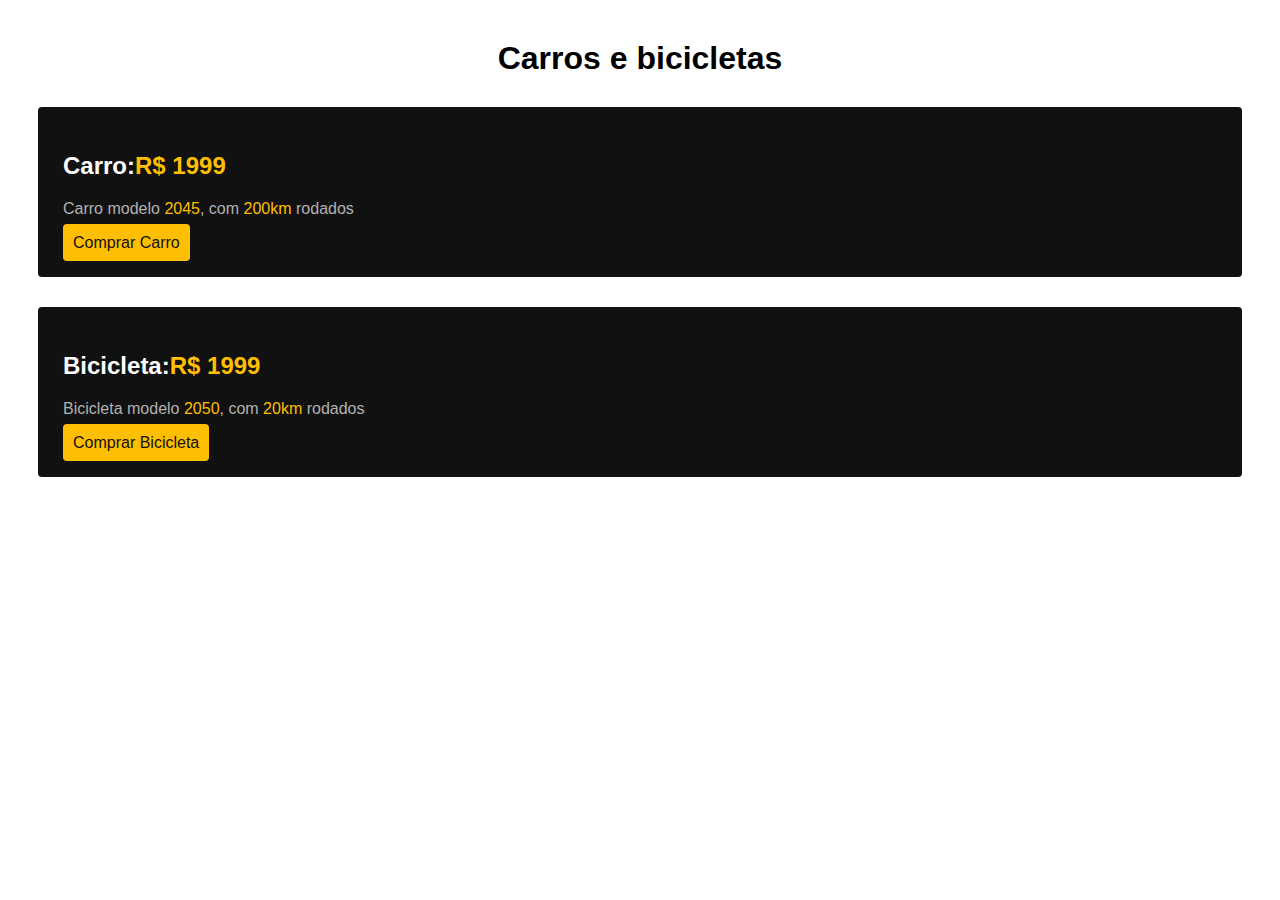
<file: ex002/index.html>
<!DOCTYPE html>
<html lang="pt-br">
<head>
    <meta charset="UTF-8">
    <meta http-equiv="X-UA-Compatible" content="IE=edge">
    <meta name="viewport" content="width=device-width, initial-scale=1.0">
    <title>Document</title>
    <link rel="stylesheet" href="estilo/style.css">
</head>
<body>
    <h1>Carros e bicicletas</h1>
    <div class="fundos">
        <h2>Carro:<span>R$ 1999</span></h2>
        <p>Carro modelo <span>2045</span>, com <span>200km</span> rodados</p>
        <a href="#" class="botao">Comprar Carro</a>
    </div>
    <div class="fundos">
        <h2>Bicicleta:<span>R$ 1999</span></h2>
        <p>Bicicleta modelo <span>2050</span>, com <span>20km</span> rodados</p>
        <a href="#" class="botao">Comprar Bicicleta</a>
    </div>
</body>
</html>
</file>
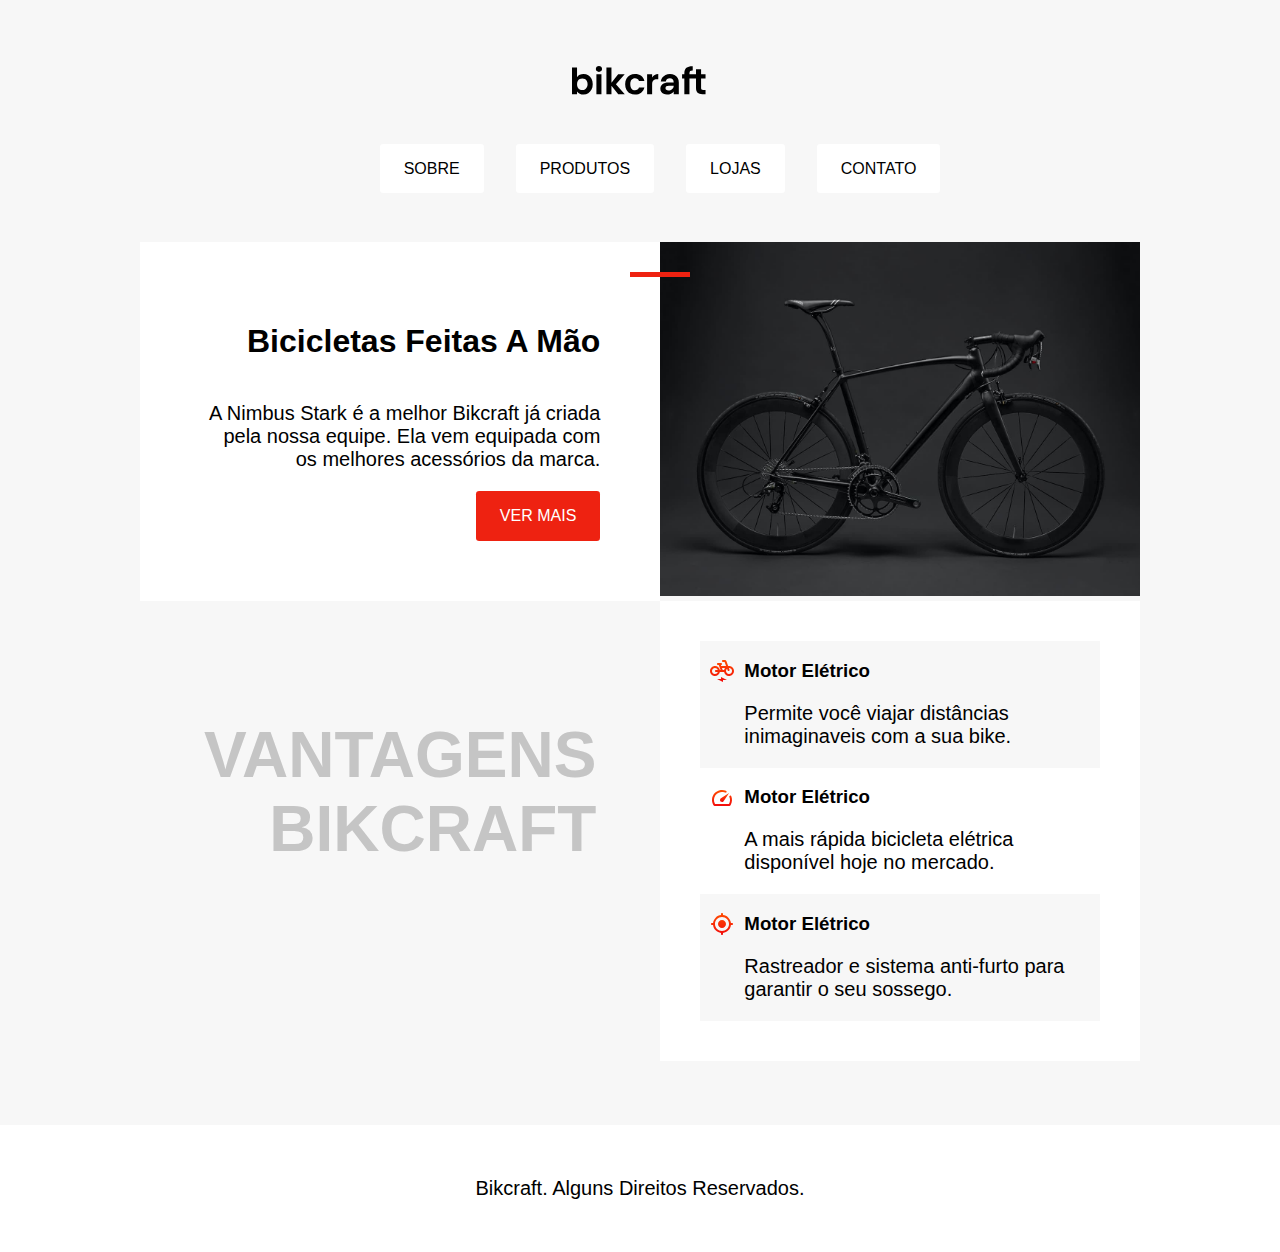
<file: ex03-refatorado/index.html>
<!DOCTYPE html>
<html lang="pt-br">
<head>
    <meta charset="UTF-8">
    <meta http-equiv="X-UA-Compatible" content="IE=edge">
    <meta name="viewport" content="width=device-width, initial-scale=1.0">
    <title>Refatorando ex003</title>
    <link rel="stylesheet" href="estilo/style.css">
</head>
<body>

    <header>
        <img src="imagem/bikcraft.svg" alt="" class="titulo">
        <nav>
            <ul class="menu">
                <li><a href="#">sobre</a></li>
                <li><a href="#">produtos</a></li>
                <li><a href="#">lojas</a></li>
                <li><a href="#">contato</a></li>
            </ul>
        </nav>
    </header>


    <main >
        <div >
            <div class="intro">
                <h1 style="text-transform: capitalize;">bicicletas feitas a mão</h1>
                <p>A Nimbus Stark é a melhor Bikcraft já criada pela nossa equipe. Ela vem equipada com os melhores acessórios da marca.</p>
                <a href="#" class="botao">ver mais</a>
            </div>
        </div>
        <img src="imagem/bicicleta.jpg" alt="" class="imgbike">
        <h2 class="vantagens">vantagens <br> BIKCRAFT</h2>
        <article class="descricoes">
            <div class="vantagem-descri">
                <img src="imagem/eletrica.svg" alt="">
                <div>
                    <h3>Motor Elétrico</h3>
                    <p>Permite você viajar distâncias inimaginaveis com a sua bike.</p>
                </div>
            </div>
            <div class="vantagem-descri">
                <img src="imagem/velocidade.svg" alt="">
                <div>
                    <h3>Motor Elétrico</h3>
                    <p>A mais rápida bicicleta elétrica <br>disponível hoje no mercado.</p>
                </div>
            </div>
            <div class="vantagem-descri">
                <img src="imagem/rastreador.svg" alt="">
                <div>
                    <h3>Motor Elétrico</h3>
                    <p>Rastreador e sistema anti-furto para garantir o seu sossego.</p>
                </div>
            </div>
        </article>
    </main>


    <footer>
        <p>
            Bikcraft. Alguns Direitos Reservados.
        </p>
    </footer>

</body>
</html>
</file>
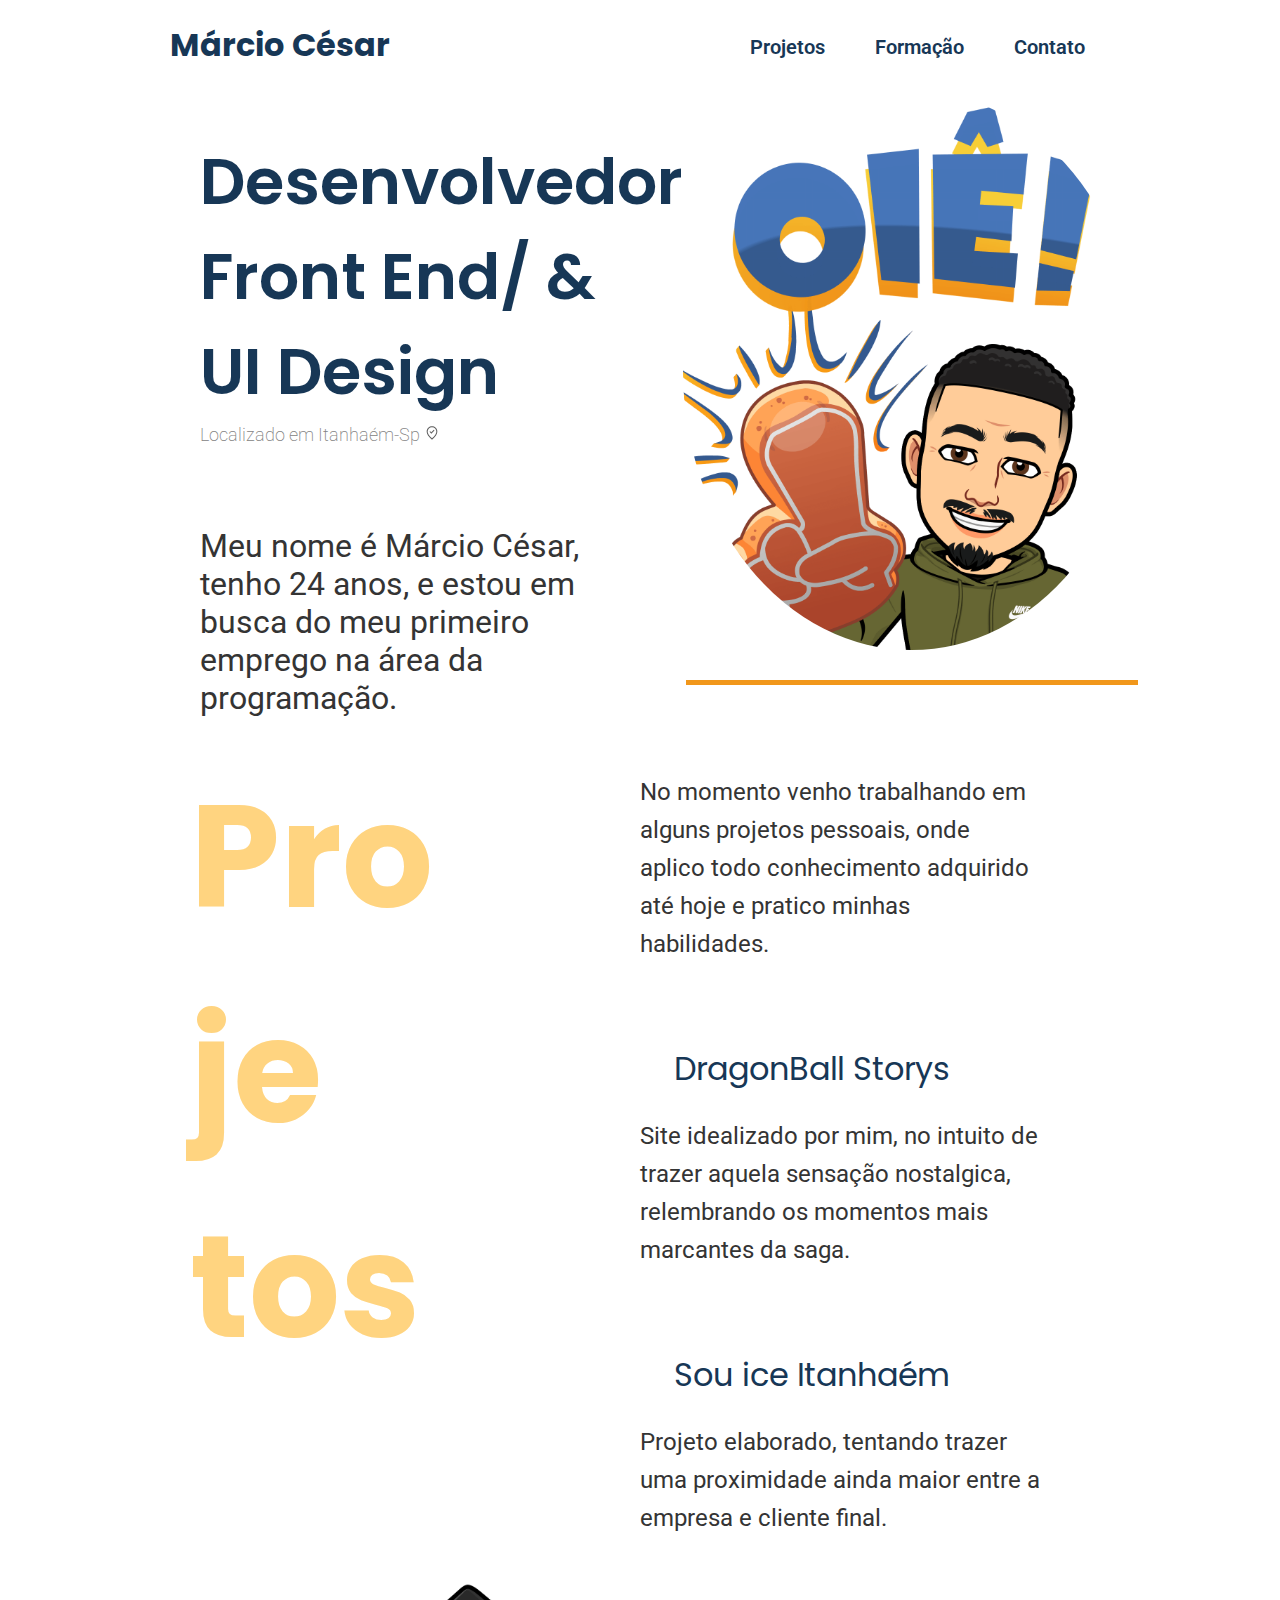
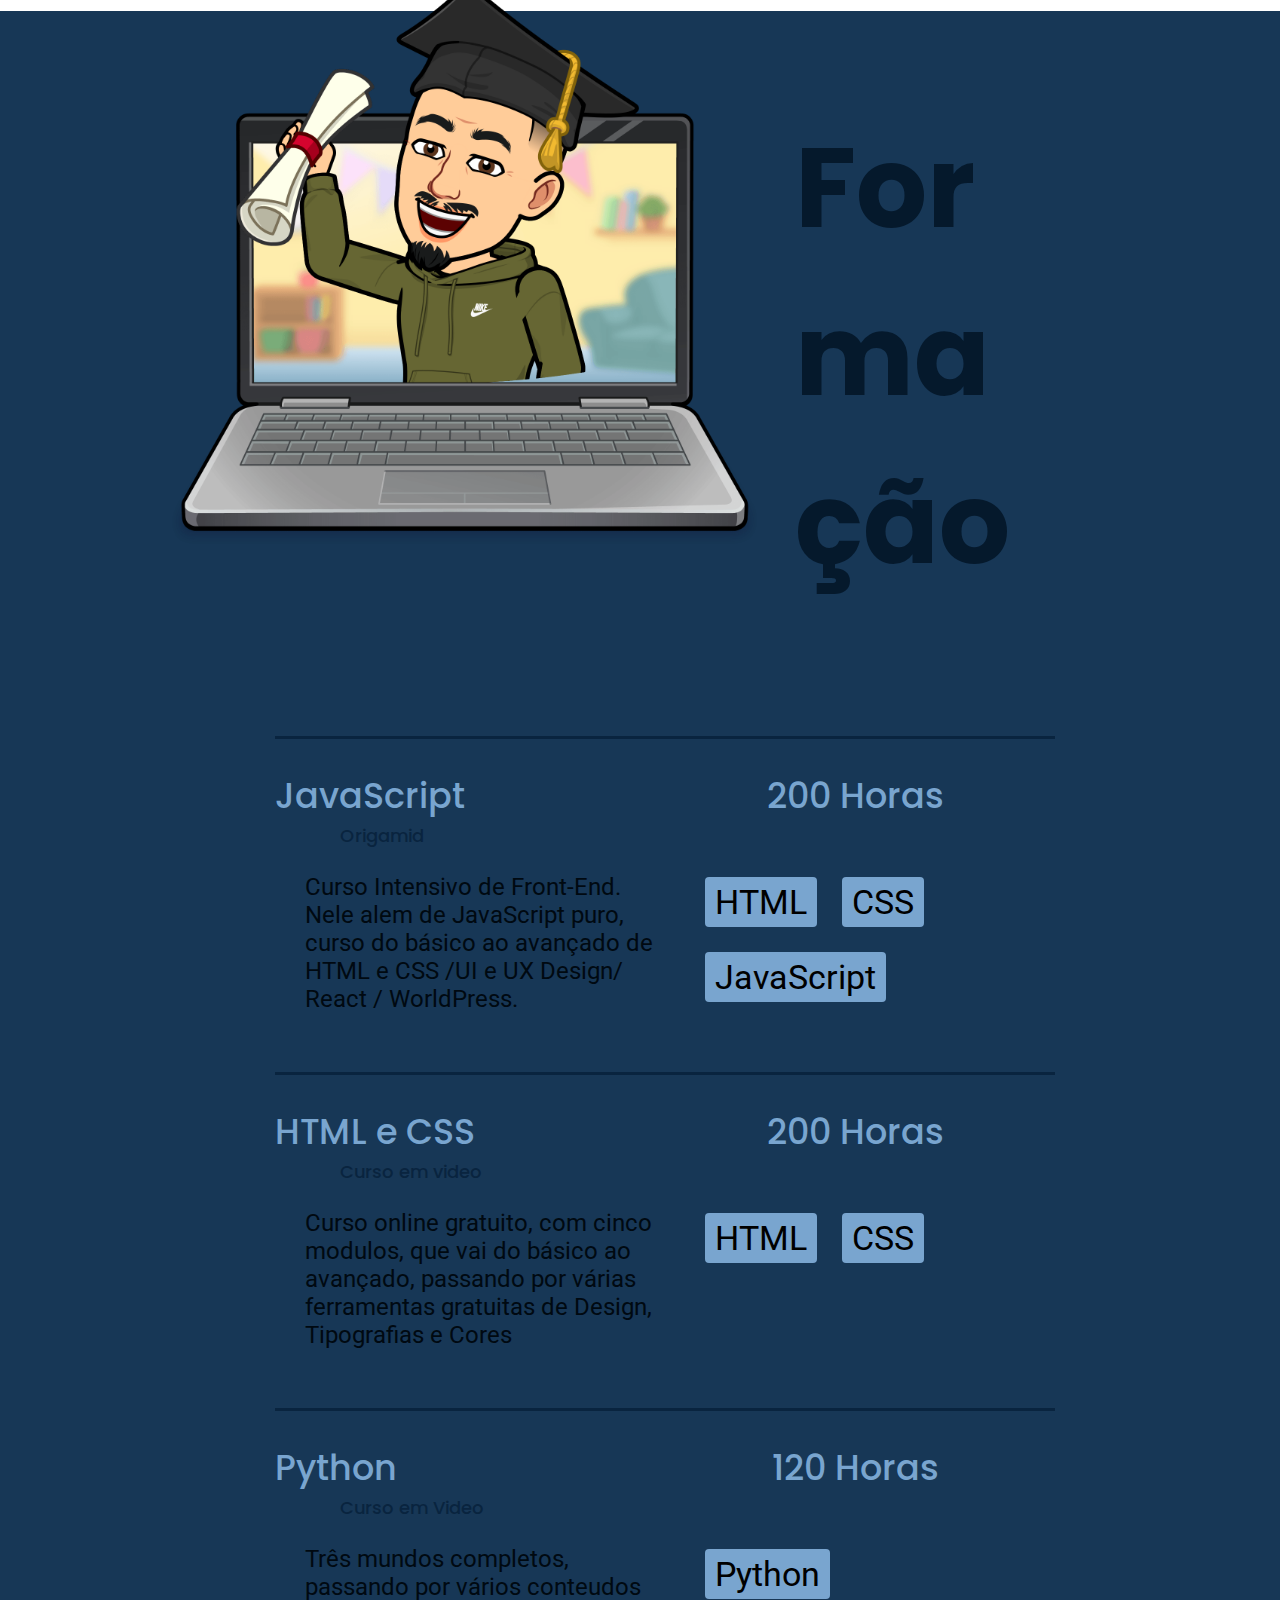
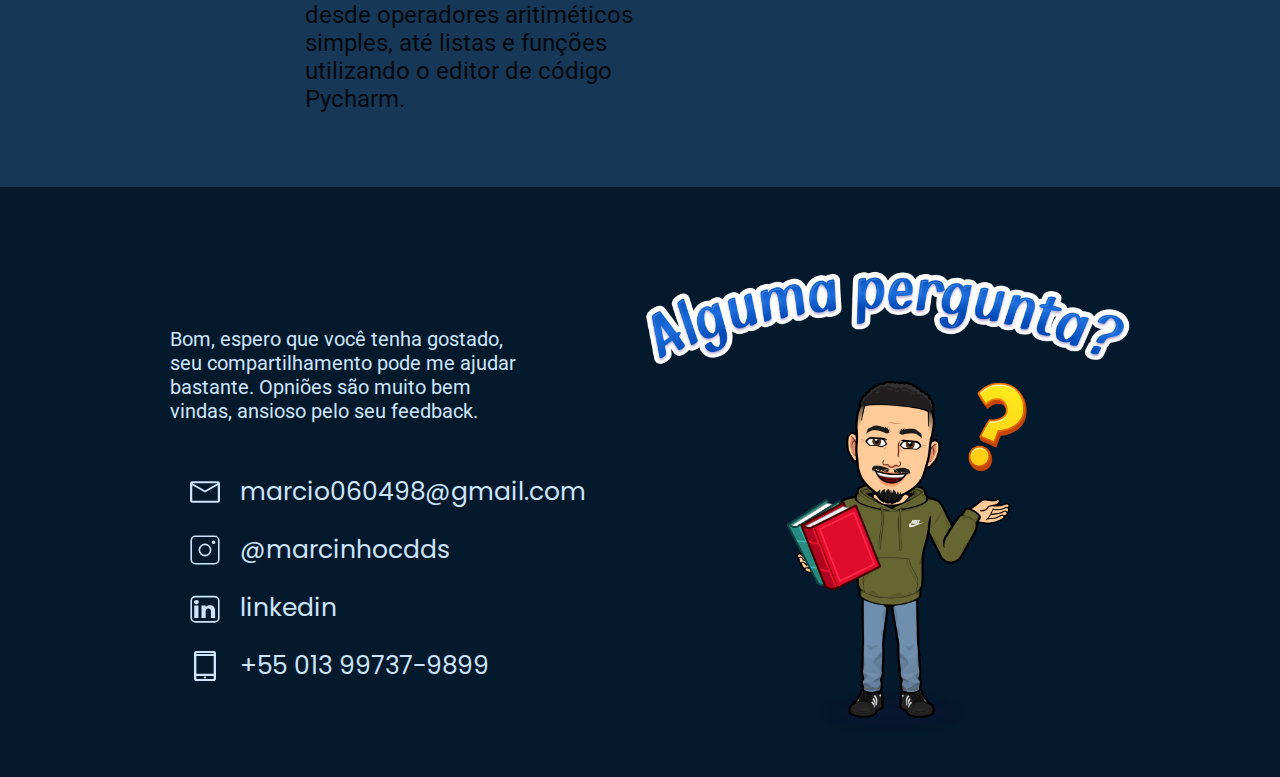
<file: portifolio-origamid/index.html>
<!DOCTYPE html>
<html lang="pt-br">
<head>
    <meta charset="UTF-8">
    <meta http-equiv="X-UA-Compatible" content="IE=edge">
    <meta name="viewport" content="width=device-width, initial-scale=1.0">
    <link rel="stylesheet" href="style.css">
    <title>Portifólio Márcio</title>
</head>
<body>
    
<header>
    <div class="cabecalho">
        <a href="https://www.linkedin.com/in/marcio-cesar-dias-da-silva-3b572522a/" id="logo"><h1>Márcio César</h1></a>
        <nav>
            <ul class="menu">
                <li><a href="#projects">Projetos</a></li>
                <li><a href="#formation">Formação</a></li>
                <li><a href="#contacts">Contato</a></li>
            </ul>
        </nav>
    </div>


    <div class="bio">
        <div class="info-bio">
            <h1>Desenvolvedor
                Front End/ & <br>
                UI Design
            </h1>
            <h2>
                Localizado em Itanhaém-Sp <img src="icones/localizacao.svg" id="location" alt="#">
            </h2>
            <p>
                Meu nome é Márcio César, tenho 24 anos,
                 e estou em busca do meu primeiro emprego 
                 na área da programação.
            </p>
        </div>
        <div>
            <img src="img/foto-perfil.png" alt="foto-perfil">
            <span class="enfeite"></span>
        </div>
    </div>
</header>

<main>
    <div class="projetos" id="projects">
        <h2 id="projeto">Pro<br>
            je<br>
            tos
        </h2>
        <div>
            <p>No momento venho trabalhando
                em alguns projetos pessoais, onde
                aplico todo conhecimento
                adquirido até hoje e pratico minhas
                habilidades.
            </p>
            <a href="https://dragonmarcio.netlify.app" target="_blank">
                <h3>DragonBall Storys</h3>
            </a>
            <p>
                Site idealizado por mim, no intuito de
                trazer aquela sensação nostalgica,
                relembrando os momentos mais
                marcantes da saga.
            </p>
            <a href="#">
                <h3>Sou ice Itanhaém</h3>
            </a>
            <p>
                Projeto elaborado, tentando trazer uma
                proximidade ainda maior entre a
                empresa e cliente final.
            </p>
        </div>
    </div>
    <span>
    </span>
    <aside class="formacao" id="formation">
        <div class="largura" id="alinhando">
            <img src="img/formacao.png" alt="bitmoji-formacao">
            <h2 id="formacao">
                For<br>
                ma<br>
                ção
            </h2>
            <h2 id="formacao-mobile">
                Formação
            </h2>
        </div>
        <div class="largura">
            <div>
                <h3>JavaScript</h3>
                <a href="https://www.origamid.com/" target="_blank">
                    <h4>Origamid</h4>
                </a>
                    <p>Curso Intensivo de Front-End.
                        Nele alem de JavaScript puro,
                        curso do básico ao avançado de
                        HTML e CSS /UI e UX Design/
                        React / WorldPress.
                    </p>
            </div>
            <div>
                <h3 style="text-align: center;">200 Horas</h3>
                <div class="cursos">
                    <span>HTML</span>
                    <span>CSS</span>
                    <span>JavaScript</span>
                </div>
            </div>    
            <div>
                <h3>HTML e CSS</h3>
                <a href="https://www.cursoemvideo.com/" target="_blank">
                    <h4>Curso em video</h4>
                </a>
                <p>Curso online gratuito, com cinco
                    modulos, que vai do básico ao
                    avançado, passando por várias
                    ferramentas gratuitas de Design,
                    Tipografias e Cores</p>
            </div>
            <div>
                <h3 style="text-align: center;">200 Horas</h3>
                <div class="cursos">
                    <span>HTML</span>
                    <span>CSS</span>
                </div>
            </div>          
            <div>
                <h3>Python</h3>
                <a href="https://www.cursoemvideo.com/" target="_blank">
                    <h4>Curso em Video</h4>
                </a>
                <p>Três mundos completos,
                    passando por vários conteudos
                    desde operadores aritiméticos
                    simples, até listas e funções
                    utilizando o editor de código
                    Pycharm.</p>
            </div>
            <div>
                <h3 style="text-align: center;">120 Horas</h3>
                <div class="cursos">
                    <span>Python</span>
                </div>
            </div>
        </div>
    </aside>
</main>

<footer>
    <div class="detalhes" id="contacts">
        <div>
            <p>Bom, espero que você tenha gostado, seu compartilhamento 
                pode me ajudar bastante. Opniões são muito bem vindas, 
                ansioso pelo seu feedback.
            </p>
            <img src="img/contatos.png" alt="" id="foto-footer">
            <div class="contatos">
                
                <img src="icones/email.svg" alt="" id="email">
                <a href="#">marcio060498@gmail.com</a>
                
                <img src="icones/instagram 1.svg" alt="">
                <a href="https://www.instagram.com/marcinhocdds/" target="_blank">@marcinhocdds</a>

                <img src="icones/linkedin 1.svg" alt="">
                <a href="https://www.linkedin.com/in/marcio-cesar-dias-da-silva-3b572522a/" target="_blank">linkedin</a>

                <img src="icones/celular.svg" id="celular" 
                alt="">
                <a href="https://api.whatsapp.com/send?phone=5513997379899&text=Ol%C3%A1!" target="_blank">+55 013 99737-9899</a>
            </div>
        </div>
        <img src="img/contatos.png" alt="" id="foto-alguma">
    </div>

</footer>

</body>
</html>
</file>
<file: ex002/estilo/style.css>
@charset "UTF-8";

body{
    font-family: Arial, Helvetica, sans-serif;
}

  h1{
    text-align: center;
    margin-top: 40px;
}

.fundos{
    background-color: #111111;
    border-radius: 4px;
    padding: 25px;
    margin: 30px;
}

.fundos > h2{
    color: white;
}

.fundos > p{
    color: #B2B2B2;
}

.fundos > h2 > p, span{
    color:#FEBE01;
}

a{
    text-decoration: none;
    color: #111111;
}

.botao{
    background-color: #FEBE01;
    width: max-content;
    padding: 10px;
    border-radius: 4px;
}
</file>
<file: ex03-refatorado/estilo/style.css>
@charset "UTF-8";

body{
    margin: 0px;
    display: grid;
    font-family: arial;
    background-color: #f7f7f7;
}

main{
    display: grid;
    grid-template-columns: 1fr 1fr;
    margin: auto;
    max-width: 1000px;
}

p{
    font-size: 20px;
}

a{
    text-decoration: none;
    background-color: white;
    color: black;
    padding: 1rem 1.5rem;
    border-radius: 0.2rem;
    list-style: none;
    text-transform: uppercase;
}
article{
    padding: 40px;
    margin-top: 0px;
}

footer{
    margin-top: 4rem;
    text-align: center;
    padding: 2rem;
    background-color: white;
}

.titulo{
    margin: auto;
    display: block;
    margin-top: 4rem;
}

.menu{
    display: flex;
    gap: 2rem;
    justify-content: center;
    margin: 4rem 0rem;
    list-style: none;
}

.menu a:hover{
    border: 2px solid red;
}

.intro{
    background-color: white;
    display: grid;
    padding: 60px;
    margin: auto;
    align-content: center;
    justify-items: end;
    text-align: right;
    position: relative;
}


.intro::before{
    content: "";
    position: absolute;
    top: 30px;
    right: -30px;
    width: 60px;
    height: 5px;
    background-color: #EE2211;
    z-index: relative;
}


.imgbike{
    max-width: 100%;
    display: block;

}

.botao{ 
    background-color: #EE2211;
    color: white;
    
}

.botao:hover{
    background-color: #900;
}

.vantagens{
    font-size: 4rem;
    text-align: right;
    text-transform: uppercase;
    color: #C5C5C5;
    padding: 4rem;
}

.descricoes{
    background-color: white;
    display: grid;
    grid-template-columns: 1fr;
    width: 400px;
}

.descricoes img{
    padding: 18px 0px;
}

.vantagem-descri{
    padding-left: 10px;
    display: grid;
    grid-template-columns: auto 1fr;
    gap: 10px;
}

.vantagem-descri:nth-child(odd){
    background-color: #f7f7f7;
}

.vantagem-descri:hover{
    border-left: 3px solid red;
}
</file>
<file: portifolio-origamid/style.css>
@charset    "UTF-8";


/*Fonte dos titulos */
@import url('https://fonts.googleapis.com/css2?family=Poppins:wght@300;400;600;700&display=swap');

/*Fonte body*/
@import url('https://fonts.googleapis.com/css2?family=Roboto&display=swap');

body{
    font-family: 'Roboto', sans-serif;
   margin: 0px;
}

h1, h2, h3, h4{
    font-family: 'Poppins', sans-serif;
}

img{
    display: block;
}

p{
    font-size: 20px;
}

a{
    text-decoration: none;
}

header{
    max-width: 1000px;
    margin: auto;
}

/*Meu nome em forma de logotipo / Cabeçalho */
#logo{
    color: #173756;
    width: 300px;
}

.cabecalho{
    display: grid;
    grid-template-columns: 1fr 1fr;
    margin-left: 30px;
}

.menu{
    display: flex;
    flex-wrap: wrap;
    list-style: none;
    gap: 10px;
    place-content: center;
    margin-top: 35px;
}

.menu a{
    text-decoration: none;
    color: #173756;
    padding: 0px 20px;
    font-weight: 600;
    font-size: 20px;
    display: inline-block;
}

.menu a:hover{
    text-decoration: underline;
    color: #173756;
}





/*Resumo de quem sou eu / Introdução*/

.bio{
    max-width: 100%;
    display: grid;
    grid-template-columns: 1fr 1fr;
    justify-items: center;
}

.info-bio{
    margin-left: 60px;
}

#location{
    display: inline;
    max-width: 16px;
}

.bio img{
    width: 100%;
    height: 85%;
    border-radius: 100%;
    object-fit: cover;
    position: center;
}

.bio h1{
    font-weight: 600;
    font-size: 4rem;
    color: #173756;
    margin-bottom: -10px;
}

.bio h2{
    font-family: 'Roboto', sans-serif;
    color: #838383;
    font-weight: 200;
    font-size: 18px;
}

.bio p{
    font-size: 32px;
    padding-top: 50px;
    max-width: 400px;
    line-height: 38px;
    color: #343434;
}


/*Separador / Enfeite */

.enfeite{
    margin: auto;
    display: block;
    background-color: #F1971B;
    max-width: 450px;
    height: 3px;
    border: 1px solid transparent;
    margin-top: 30px;
}

.projetos{
    max-width: 1000px;
    margin-top: 73px;
    display: grid;
    grid-template-columns: 1fr 1fr;
    margin: 0 auto;
}

/*Titulo "PROJETOS"*/

#projeto{
    margin: 0px 0px 0px 50px;
    font-size: 9em;
    font-weight: bolder;
    color: #FFD480;
}

.projetos p{
    padding-bottom: 50px;
    max-width: 400px;
    line-height: 38px;
    color: #343434;
    font-size: 24px;
}

.projetos h3{
    margin-left: 20px;
    padding-left: 10px;
    font-weight: 400;
    font-size: 32px;
    margin-bottom: 0;
    color: #173756;
    border-left: 4px solid transparent;
}

.projetos h3:hover{
    border-left: 4px solid #F1971B;
}





/*Usei o aside para agrupar todo o gride com as minhas formações e também para conseguir adicionar uma cor ao fundo*/

aside{
    background-color: #173756;
    max-width: 100vw;
    padding-bottom: 50px;
    padding-left: 50px;
}

/*Titulo "Formação" com quebra de linha*/
#formacao{
    color: #05192C;
    font-size: 7em;
    font-weight: bolder;
    padding-left: 30px;
}

/*Esse é o titulo "Formação" sem a quebra de linha*/
#formacao-mobile{
    display: none;
    color: #05192C;
    font-size: 5em;
    font-weight: bolder;
}

.formacao{ 
    display: grid;
}

/*Fiz essa classe largura, para conseguir dar um limite ao tamanho do conteúdo do aside sem descolar o background*/
.largura{
    max-width: 1000px;
    margin: 0 auto;
    display: grid;
    grid-template-columns: 1fr 400px;
}

.largura img{
    max-width: 100%;
    margin-top: -40px;
}

.largura h3{
    font-size: 35px;
    font-weight: 500;
    color: #79A5CF;
    margin-bottom: 0px;
    padding-bottom: 0px;
    padding-top: 30px;
    border-top: 3px solid #09243F;
}

.largura h4{
    font-size: 18px;
    font-weight: 500;
    color: #09243F;
    margin-left:60px;
    padding: 2px 5px;
    border-radius: 4px;
    place-content: center;
    display: inline;
}

.largura h4:hover{
    color: #79A5CF;
    background-color: #09243F;
}

.largura p{
    font-size: 24px;
    max-width: 350px;
    color: #000911;
    margin-left: 30px;
}

.cursos{
    margin-top: 55px;
    margin-left: 50px;
    display: flex;
    flex-wrap: wrap;
    gap: 25px;
}

.cursos span{
    display: grid;
    background-color: #79A5CF;
    padding: 5px 10px;
    font-size: 34px;
    border-radius: 4px;
}
 



/*Rodapé do Site*/
footer{
    background-color: #05192C;
    padding: 40px 0px;
}

footer img{
    width: 100%;
}

.detalhes{
    max-width: 1000px;
    display: grid;
    grid-template-columns: 1fr 1fr;
    margin: auto;
}

.detalhes p{
    margin-top: 100px;
    max-width: 350px;
    color: #CCE5FD;
    margin-left: 30px;
}

.contatos{
    grid-column: 1;
    display: grid;
    grid-template-columns: auto 1fr;
    gap: 20px;
    margin-left: 50px;
    margin-top: 50px;
}

.contatos a:hover{
    text-decoration: underline;
}

.contatos img{
    width: 30px;
    height: 30px;
    margin: auto;
}

.contatos a{
    font-family: 'Poppins', sans-serif;
    text-decoration: none;
    color: #CCE5FD;
    font-size: 25px;
}

/*IMAGEM PARA TELA GRANDE*/
#foto-alguma{
    margin-top: 10px;
    grid-column: 2;
}

/*IMAGEM TELAS PEQUENAS*/
#foto-footer{
    display: none;
    max-width: 450px;
}




/*Para telas menores 1020 pixels*/

@media (max-width: 1020px) and (min-width: 900px){

    .largura{
        max-width: 900px;
        margin: 0 auto;
        display: grid;
        grid-template-columns: 1fr 400px;
    }
    
    .largura img{
        padding-top: 100px;
        margin-top: 50px;
        width: 100%;
    }

/*alinhamento da imagem e do titulo formação dentro do aside*/

    #alinhando{
        padding-left: 40px;
    }
    
    #formacao{
        color: #05192C;
        font-size: 8em;
        font-weight: bolder;
        padding-left: 30px;
    }
}



/*Para telas menores 900 pixels*/

@media (max-width: 900px) and (min-width: 0px){


    .cabecalho{
        grid-template-columns: 180px 1fr;    
    }
    
    .menu{
        gap: 0px;
        justify-content: end;
    }

    .bio p{
        font-size: 24px;
        line-height: 28px;
    }

    .bio h1{
        font-size: 3rem;
    }
    
    .projetos p{
        line-height: 28px;
        font-size: 20px;
    }

    #projeto{
        display: grid;
        place-content: center;
        font-size: 5em;
    }

    .largura{
        grid-template-columns: 1fr 1fr;
    }
    
    .largura img{
        padding-top: 50px;
        margin-top: 50px;
        width: 100%;
    }

    .largura p{
        font-size: 20px;
    }

    .largura h3{
        font-size: 25px;
    }

    .cursos span{
        font-size: 24px;
    }

    #formacao{
        font-size: 5em;
    }

    #alinhando{
        margin-left: 40px;
    }

    .detalhes p{
        margin-left: 50px;
        font-size: 18px;
    }

    .contatos a{
        font-size: 20px;
    }
}




/*Para telas menores 750 pixels*/

@media (max-width: 750px) and (min-width: 0px){

    .bio h1{
        font-size: 2rem;
    }

    .bio h2{
        font-size: 15px;
    }

    .bio p{
        font-size: 22px;
        line-height: 28px;
    }

    .projetos p{
        line-height: 28px;
        font-size: 19px;
    }

    #formacao{
        display: none;
    }

    #formacao-mobile{
        display: inline;
    }

    #alinhando{
        grid-template-columns: 1fr;
        margin: auto;
    }

    .largura img{
        max-width: 450px;
    }

    .detalhes{
        grid-template-columns: 1fr;
        place-items: center;
    }

    .detalhes p{
        margin: auto;
        font-size: 24px;
        text-align: center;
    }

    #foto-alguma{
        display: none;
    }

    #foto-footer{
    display: inline;
    }
        

}




/*Para telas menores 600 pixels*/

@media (max-width: 600px) and (min-width: 0px){

    #logo{
        margin: auto;
        text-align: center;
    }

    .cabecalho{
        grid-template-columns: 1fr;
        margin-left: 0px;
    }

    .menu{
        justify-content: center;
        padding-left: 0px;
    }

    .projetos{
        grid-template-columns: 1fr;
        place-items: center;
        text-align: center;
    }

    .projetos h3{
        text-align: center;
        margin-left: 0px;
    }

    .info-bio{
        margin-left: 0px; 
    }

    .info-bio p{
        margin: 0 auto; 
    }

    .bio{
        text-align: center;
        grid-template-columns: 1fr ;
    }

    .bio img{
        max-width: 400px; 
    }

    aside{
        padding-left: 20px;
    }

    #projeto{
        margin-left: 0px;
    }

    .detalhes p{
        font-size: 20px;
    }

    .largura h4{
    font-size: 16px;
    margin-left: 0px;
    }

    .largura p{
        font-size: 20px;
        margin-left: 0px;
    }

    .cursos{
        gap: 20px;
    }

    .cursos span{
        font-size: 24px;
    }

    #formacao-mobile{
        font-size: 4em;
        text-align: center;
    }
}




/*Para telas menores 450 pixels*/

@media (max-width: 450px) and (min-width: 0px){

    aside{
        padding-left: 5px;
    }

    .largura{
        grid-template-columns:1fr;
        place-items: center;
        text-align: center;
    } 

    .largura h3{
        border-top: none;
        padding-top: 0px;
        margin-top: 0px;
    }

    .cursos{
        padding: 0px 0px 10px 0px;
        margin-bottom: 150px;
        margin-left: 0px;
    }

    .cursos span{
        font-size: 20px;
        margin-top: 10px;
    }

    #formacao-mobile{
        font-size: 3em;
        text-align: center;
    }

    .contatos a{
        font-size: 16px;
    }
}





/*Para telas menores 350 pixels*/

@media (max-width: 350px) and (min-width: 0px){

    .bio p{
        font-size: 20px;
    }

    .projetos p{
        font-size: 17px;
    }

    .largura p{
        font-size: 18px;
    }

    .contatos{
        margin-left: 20px;
    }
}
</file>
